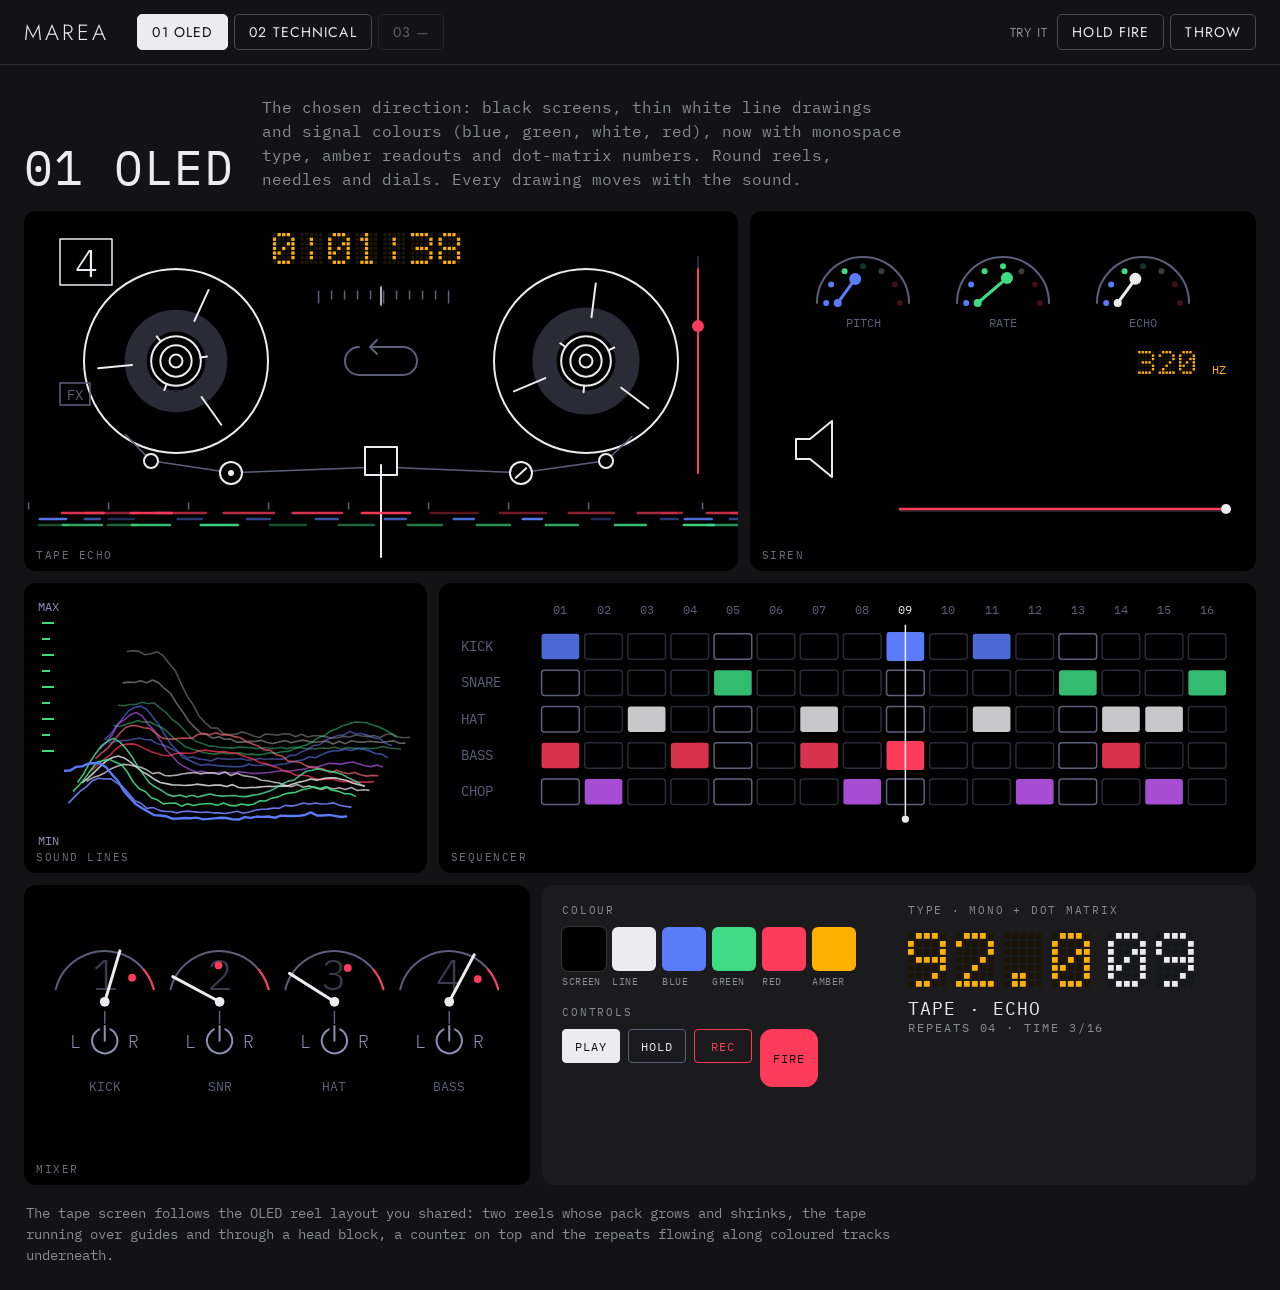
<file: stylescapes/index.html>
<!doctype html>
<html lang="en">
<head>
<meta charset="utf-8">
<meta name="viewport" content="width=device-width,initial-scale=1">
<title>Marea Stylescapes</title>
<link rel="preconnect" href="https://fonts.googleapis.com">
<link href="https://fonts.googleapis.com/css2?family=Jost:wght@300;400;500&family=IBM+Plex+Mono:wght@400;500&display=swap" rel="stylesheet">
<style>
:root{
  --page:#131315; --ink:#ececee; --dim:#8b8b94; --line:#2c2c31;
}
*{box-sizing:border-box}
html,body{margin:0;background:var(--page);color:var(--ink);font-family:Jost,"Avenir Next",sans-serif}
header{position:sticky;top:0;z-index:5;display:flex;align-items:center;gap:16px;padding:14px 24px;background:var(--page);border-bottom:1px solid var(--line);flex-wrap:wrap}
header h1{font-weight:300;font-size:22px;letter-spacing:.14em;margin:0 12px 0 0}
.tabs{display:flex;gap:6px}
.tabs button,.live button{font:inherit;font-size:14px;letter-spacing:.08em;background:transparent;color:var(--ink);border:1.5px solid #4a4a52;border-radius:5px;padding:7px 14px;cursor:pointer}
.tabs button.on{background:var(--ink);color:#111;border-color:var(--ink)}
.tabs button[disabled]{opacity:.35;cursor:default}
.live{margin-left:auto;display:flex;gap:6px;align-items:center}
.live span{font-size:13px;color:var(--dim);letter-spacing:.06em;margin-right:4px}
.live button{touch-action:none;user-select:none;-webkit-user-select:none}
.live button.fire.on{background:#ff3b5c;border-color:#ff3b5c;color:#111}
.live button.throw.on{background:#4f8cff;border-color:#4f8cff;color:#111}
section{display:none;padding:24px;max-width:1500px;margin:0 auto}
section.on{display:block}
.intro{display:flex;gap:28px;align-items:flex-end;margin:6px 0 20px;flex-wrap:wrap}
.intro h2{margin:0;font-weight:300;font-size:56px;line-height:1;letter-spacing:.02em}
.intro p{margin:0;max-width:640px;color:var(--dim);font-size:16px;line-height:1.5}
.board{display:grid;grid-template-columns:repeat(12,1fr);gap:12px}
.tile{position:relative;background:#000;min-height:120px;overflow:hidden}
.tile canvas{display:block;width:100%;height:100%}
.tile .cap{position:absolute;left:12px;bottom:9px;font-size:11px;letter-spacing:.14em;color:#6b6e7a;pointer-events:none}
.t-tape{grid-column:span 7;height:360px}
.t-siren{grid-column:span 5;height:360px}
.t-lines{grid-column:span 4;height:290px}
.t-seq{grid-column:span 8;height:290px}
.t-mix{grid-column:span 5;height:300px}
.t-sys{grid-column:span 7;height:300px;padding:18px 20px;display:grid;grid-template-columns:1fr 1fr;gap:18px}
.note{color:var(--dim);font-size:14px;line-height:1.5;margin:18px 2px 0;max-width:900px}
@media (max-width:900px){
  .board{grid-template-columns:1fr}
  .board>.tile{grid-column:auto!important}
  .t-sys{grid-template-columns:1fr;height:auto}
  header{padding:12px 16px} section{padding:16px}
  .intro h2{font-size:40px}
  .live{margin-left:0}
}

/* ---------- Style 01: OLED ---------- */
#oled,#oled .intro h2{font-family:"IBM Plex Mono",ui-monospace,Menlo,monospace}
#oled .intro h2{font-weight:400;font-size:48px}
#oled .tile{border-radius:12px}
#oled .t-sys{background:#1b1b1e}
.sw{display:flex;gap:6px;flex-wrap:wrap}
.sw i{display:block;width:44px;height:44px;border-radius:6px;position:relative}
.sw i b{position:absolute;left:0;top:48px;font-style:normal;font-weight:400;font-size:10px;color:var(--dim);letter-spacing:.04em;white-space:nowrap}
.sys h3{margin:0 0 10px;font-weight:400;font-size:11px;letter-spacing:.16em;color:var(--dim)}
.sys .block{margin-bottom:24px}
.o-type .big{font-weight:300;font-size:64px;line-height:.9}
.o-type .mid{font-weight:400;font-size:18px;letter-spacing:.06em}
.o-type .small{font-weight:400;font-size:12px;letter-spacing:.16em;color:var(--dim)}
.o-btns{display:flex;gap:8px;flex-wrap:wrap}
.o-btns span{font-size:12px!important;display:inline-flex;align-items:center;justify-content:center;min-width:58px;height:34px;padding:0 10px;border:1.5px solid #5d5f78;border-radius:4px;font-size:14px;letter-spacing:.08em}
.o-btns span.on{background:#ececee;color:#111;border-color:#ececee}
.o-btns span.r{border-color:#ff3b5c;color:#ff3b5c}
.o-btns span.fire{width:58px;height:58px;border-radius:12px;background:#ff3b5c;border-color:#ff3b5c;color:#111;font-size:13px}

/* ---------- Style 02: TECHNICAL ---------- */
#tech{font-family:"IBM Plex Mono",ui-monospace,Menlo,monospace}
#tech .intro h2{font-family:"IBM Plex Mono",monospace;font-weight:400;font-size:48px;letter-spacing:-.01em}
#tech .board{gap:0;border:1px solid #2a2a2a}
#tech .tile{border:1px solid #2a2a2a}
#tech .tile .cap{font-family:"IBM Plex Mono",monospace;color:#ffb000;font-size:10px;letter-spacing:.12em}
#tech .t-sys{background:#000}
#tech .sys h3{font-family:"IBM Plex Mono",monospace;color:#ffb000;font-size:10px;letter-spacing:.12em}
#tech .sw i{border-radius:0}
.x-type .big{font-size:54px;line-height:1;color:#ffb000}
.x-type .mid{font-size:18px;letter-spacing:.06em;color:#ececee}
.x-type .small{font-size:11px;letter-spacing:.1em;color:#3d7bff}
.x-btns{display:flex;gap:8px;flex-wrap:wrap}
.x-btns span{display:inline-flex;align-items:center;justify-content:center;height:30px;padding:0 10px;border:1px solid currentColor;font-size:12px;letter-spacing:.06em}
.x-btns .g{color:#2bff88}.x-btns .r{color:#ff2d2d}.x-btns .b{color:#3d7bff}.x-btns .y{color:#ffb000}
.x-btns .solid{background:#2bff88;color:#000;border-color:#2bff88}
.x-btns .fire{width:56px;height:56px;border-radius:10px;border:1px solid #ff2d2d;color:#ff2d2d}
#tech .note{font-size:13px}
</style>
</head>
<body>
<header>
  <h1>MAREA</h1>
  <div class="tabs" role="tablist">
    <button class="on" data-s="oled" role="tab">01 OLED</button>
    <button data-s="tech" role="tab">02 TECHNICAL</button>
    <button disabled title="Later, once we find references">03 —</button>
  </div>
  <div class="live"><span>TRY IT</span>
    <button class="fire" aria-label="Hold to fire the siren">HOLD FIRE</button>
    <button class="throw" aria-label="Throw the snare into the echo">THROW</button>
  </div>
</header>

<section id="oled" class="on">
  <div class="intro">
    <h2>01 OLED</h2>
    <p>The chosen direction: black screens, thin white line drawings and signal colours (blue, green, white, red), now with monospace type, amber readouts and dot-matrix numbers. Round reels, needles and dials. Every drawing moves with the sound.</p>
  </div>
  <div class="board">
    <div class="tile t-tape"><canvas data-d="oTape" aria-label="Tape echo animation"></canvas><div class="cap">TAPE ECHO</div></div>
    <div class="tile t-siren"><canvas data-d="oSiren" aria-label="Siren animation"></canvas><div class="cap">SIREN</div></div>
    <div class="tile t-lines"><canvas data-d="oLines" aria-label="Sound lines animation"></canvas><div class="cap">SOUND LINES</div></div>
    <div class="tile t-seq"><canvas data-d="oSeq" aria-label="Sequencer animation"></canvas><div class="cap">SEQUENCER</div></div>
    <div class="tile t-mix"><canvas data-d="oMix" aria-label="Mixer meters animation"></canvas><div class="cap">MIXER</div></div>
    <div class="tile t-sys sys">
      <div>
        <div class="block"><h3>COLOUR</h3><div class="sw">
          <i style="background:#000;outline:1px solid #333"><b>SCREEN</b></i><i style="background:#ececee"><b>LINE</b></i><i style="background:#5b7cfa"><b>BLUE</b></i><i style="background:#3ddc84"><b>GREEN</b></i><i style="background:#ff3b5c"><b>RED</b></i><i style="background:#ffb000"><b>AMBER</b></i>
        </div></div>
        <div class="block" style="margin-top:34px"><h3>CONTROLS</h3><div class="o-btns"><span class="on">PLAY</span><span>HOLD</span><span class="r">REC</span><span class="fire">FIRE</span></div></div>
      </div>
      <div class="o-type"><h3>TYPE · MONO + DOT MATRIX</h3><canvas id="dotnum2" width="300" height="70" style="width:300px;height:70px;max-width:100%" aria-label="Dot matrix numbers"></canvas><div class="mid">TAPE · ECHO</div><div class="small">REPEATS 04 · TIME 3/16</div></div>
    </div>
  </div>
  <p class="note">The tape screen follows the OLED reel layout you shared: two reels whose pack grows and shrinks, the tape running over guides and through a head block, a counter on top and the repeats flowing along coloured tracks underneath.</p>
</section>

<section id="tech">
  <div class="intro">
    <h2>02 TECHNICAL</h2>
    <p>Flat vector drawings on pure black, like plotter and vector-display graphics: wireframes, leader lines, dimension marks and labelled readouts. Monospace type with dot-matrix numbers. No glow, no scanlines, no texture.</p>
  </div>
  <div class="board">
    <div class="tile t-tape"><canvas data-d="xTape" aria-label="Technical tape echo animation"></canvas><div class="cap">FIG.02 TAPE ECHO / PLAN</div></div>
    <div class="tile t-siren"><canvas data-d="xSiren" aria-label="Technical siren and boat animation"></canvas><div class="cap">FIG.01 SIREN / VESSEL</div></div>
    <div class="tile t-lines"><canvas data-d="xLines" aria-label="Technical sound lines animation"></canvas><div class="cap">FIG.03 SOUND / SECTIONS</div></div>
    <div class="tile t-seq"><canvas data-d="xSeq" aria-label="Technical sequencer animation"></canvas><div class="cap">FIG.04 SEQUENCE / ROUTES</div></div>
    <div class="tile t-mix"><canvas data-d="xMix" aria-label="Technical mixer meters animation"></canvas><div class="cap">FIG.05 LEVELS</div></div>
    <div class="tile t-sys sys">
      <div>
        <div class="block"><h3>COLOUR</h3><div class="sw">
          <i style="background:#000;outline:1px solid #333"><b>BLACK</b></i><i style="background:#ffb000"><b>AMBER</b></i><i style="background:#3d7bff"><b>BLUE</b></i><i style="background:#2bff88"><b>GREEN</b></i><i style="background:#ff2d2d"><b>RED</b></i><i style="background:#ff4fa3"><b>PINK</b></i>
        </div></div>
        <div class="block" style="margin-top:34px"><h3>CONTROLS</h3><div class="x-btns"><span class="solid">PLAY</span><span class="g">HOLD</span><span class="r">REC</span><span class="b">N-S ONLY</span><span class="fire">FIRE</span></div></div>
      </div>
      <div class="x-type"><h3>TYPE · MONO + DOT MATRIX</h3><canvas id="dotnum" width="300" height="70" style="width:300px;height:70px;max-width:100%" aria-label="Dot matrix numbers"></canvas><div class="mid">SIREN / VESSEL 01</div><div class="small">PITCH 0432 HZ · MODE SWEEP</div></div>
    </div>
  </div>
  <p class="note">The siren becomes a boat on a wire-mesh sea: the horn throws rings across the water, the sea swells with the kick, and the pitch is read off the scale on the right. The tape becomes a plan drawing with measured heads, and the repeats loop back like a transit map.</p>
</section>

<script>
// ---------- a small fake groove so every drawing has something to react to ----------
const S = { t: 0, bpm: 92, step: -1, kick: 0, snare: 0, hat: 0, bass: 0, lvl: 0, fire: false, sirEnv: 0, sirPh: 0, throwOn: false, blips: [], spec: new Array(48).fill(0), hist: [], ch: [0, 0, 0, 0, 0, 0] };
const PAT = {
  kick:  [1,0,0,0, 0,0,0,0, 1,0,1,0, 0,0,0,0],
  snare: [0,0,0,0, 1,0,0,0, 0,0,0,0, 1,0,0,1],
  hat:   [0,0,1,0, 0,0,1,0, 0,0,1,0, 0,1,1,0],
  bass:  [1,0,0,1, 0,0,1,0, 1,0,0,0, 0,1,0,0],
  chop:  [0,1,0,0, 0,0,0,1, 0,0,0,1, 0,0,1,0],
};
const BASSN = [0,0,0,3, 0,0,5,0, 7,0,0,0, 0,3,0,0];
function sim(dt) {
  S.t += dt;
  const st = Math.floor(S.t * S.bpm / 60 * 4) % 16;
  if (st !== S.step) {
    S.step = st;
    if (PAT.kick[st]) S.kick = 1;
    if (PAT.snare[st]) { S.snare = 1; if (S.throwOn || st === 15) S.blips.push({ x: 0, a: 1, n: 0 }); }
    if (PAT.hat[st]) S.hat = 1;
    if (PAT.bass[st]) S.bass = 1;
    if (PAT.chop[st]) S.ch[4] = 1;
  }
  const k = Math.pow(.004, dt);
  S.kick *= k; S.snare *= Math.pow(.002, dt); S.hat *= Math.pow(.0005, dt); S.bass *= Math.pow(.02, dt); S.ch[4] *= Math.pow(.01, dt);
  // the siren fires on its own every few bars, or while you hold FIRE
  const auto = (S.t % 9) > 6.2;
  const on = S.fire || auto;
  S.sirEnv += ((on ? 1 : 0) - S.sirEnv) * Math.min(1, dt * (on ? 14 : 3));
  S.sirPh += dt * 1.6;
  S.lvl = Math.min(1, S.kick * .9 + S.snare * .7 + S.bass * .5 + S.hat * .2 + S.sirEnv * .5);
  S.ch = [S.kick, S.snare, S.hat, S.bass, S.ch[4], S.sirEnv];
  // a pretend spectrum: kick and bass at the bottom, snare in the middle, hats and siren up top
  for (let i = 0; i < S.spec.length; i++) {
    const f = i / S.spec.length;
    const v = S.kick * Math.exp(-f * 9) + S.bass * .7 * Math.exp(-Math.pow((f - .12) * 9, 2)) + S.snare * .6 * Math.exp(-Math.pow((f - .42) * 4, 2)) + S.hat * .5 * Math.exp(-Math.pow((f - .85) * 6, 2))
      + S.sirEnv * .8 * Math.exp(-Math.pow((f - (.55 + .2 * sirVal())) * 22, 2)) + .04 * Math.random();
    S.spec[i] += (v - S.spec[i]) * Math.min(1, dt * 18);
  }
  S.histT = (S.histT || 0) + dt;
  if (S.histT > .07) { S.histT = 0; S.hist.unshift(S.spec.slice()); if (S.hist.length > 18) S.hist.pop(); }
  const delay = 60 / S.bpm * .75;
  S.blips = S.blips.filter(b => { b.x += dt / delay; if (b.x >= 1) { b.x -= 1; b.n++; b.a *= .62; } return b.a > .06; });
}
const sirVal = () => Math.sin(S.sirPh * 6.283) * .5 + .5;

// ---------- drawing helpers ----------
function fit(c) {
  const dpr = Math.min(2, window.devicePixelRatio || 1), w = c.clientWidth, h = c.clientHeight;
  if (c.width !== Math.round(w * dpr) || c.height !== Math.round(h * dpr)) { c.width = Math.round(w * dpr); c.height = Math.round(h * dpr); }
  return [c.width, c.height, dpr];
}
function txt(c, s, x, y, size, col, align, font, weight) {
  c.font = `${weight || 400} ${size}px ${font || MONO}`;
  c.fillStyle = col; c.textAlign = align || 'left'; c.textBaseline = 'alphabetic'; c.fillText(s, x, y);
}
const line = (c, pts) => { c.beginPath(); pts.forEach(([x, y], i) => i ? c.lineTo(x, y) : c.moveTo(x, y)); c.stroke(); };
const circ = (c, x, y, r, fill) => { c.beginPath(); c.arc(x, y, r, 0, 6.2832); fill ? c.fill() : c.stroke(); };
const clock = () => { const s = S.t; const m = Math.floor(s / 60), ss = Math.floor(s % 60), cs = Math.floor((s * 100) % 100); return `${m}:${String(ss).padStart(2, '0')}:${String(cs).padStart(2, '0')}`; };

// ================= 01 OLED =================
const O = { ink: '#ececee', dim: '#5d5f78', faint: '#2a2b36', blue: '#5b7cfa', green: '#3ddc84', red: '#ff3b5c', white: '#ececee' };
const D = {};
D.oTape = (c, W, H, p) => {
  const u = Math.min(W / 680, H / 360);
  c.lineCap = 'round'; c.lineJoin = 'round';
  const R = 92 * u, ry = 150 * u, xa = W / 2 - 205 * u, xb = W / 2 + 205 * u;
  const spin = S.t * 2.2, pack = .5 + .35 * Math.sin(S.t * .05);
  // counter and its ruler
  dots(c, clock(), W / 2 - 4.6 * u * 47 / 2, 22 * u, 4.6 * u, '#ffb000', '#1c1404');
  c.strokeStyle = O.dim; c.lineWidth = 1.5 * p;
  for (let i = -5; i <= 5; i++) { const x = W / 2 + i * 13 * u + ((S.t * 30 * u) % (13 * u)); line(c, [[x, 80 * u], [x, (i % 5 ? 88 : 92) * u]]); }
  c.strokeStyle = O.ink; line(c, [[W / 2, 76 * u], [W / 2, 94 * u]]);
  // track number box
  c.strokeStyle = O.ink; c.lineWidth = 1.5 * p; c.strokeRect(36 * u, 28 * u, 52 * u, 46 * u);
  txt(c, '4', 62 * u, 66 * u, 38 * u, O.ink, 'center', undefined, 300);
  const reel = (x, rot, full, spokes) => {
    c.strokeStyle = O.ink; c.lineWidth = 2 * p; circ(c, x, ry, R);
    // tape pack: a soft grey ring that grows and shrinks
    c.strokeStyle = O.faint; c.lineWidth = R * .5 * full; circ(c, x, ry, R * .32 + R * .25 * full);
    c.lineWidth = 2 * p; c.strokeStyle = O.ink;
    if (spokes) for (let i = 0; i < 3; i++) { const a = rot + i * 2.094; line(c, [[x + Math.cos(a) * R * .48, ry + Math.sin(a) * R * .48], [x + Math.cos(a) * R * .85, ry + Math.sin(a) * R * .85]]); }
    // hub: rings and teeth
    circ(c, x, ry, R * .27); circ(c, x, ry, R * .17); circ(c, x, ry, R * .07);
    for (let i = 0; i < 3; i++) { const a = rot + i * 2.094 + 1; line(c, [[x + Math.cos(a) * R * .27, ry + Math.sin(a) * R * .27], [x + Math.cos(a) * R * .34, ry + Math.sin(a) * R * .34]]); }
  };
  reel(xa, spin, 1 - pack, true); reel(xb, spin * .9, pack, true);
  // loop arrow between the reels, lit while there are repeats
  c.strokeStyle = S.blips.length ? O.ink : O.dim; c.lineWidth = 2 * p;
  const lx = W / 2, ly = 150 * u;
  c.beginPath(); c.moveTo(lx - 10 * u, ly - 14 * u); c.lineTo(lx + 22 * u, ly - 14 * u); c.arc(lx + 22 * u, ly, 14 * u, -1.5708, 1.5708); c.lineTo(lx - 22 * u, ly + 14 * u); c.arc(lx - 22 * u, ly, 14 * u, 1.5708, 4.71); c.stroke();
  line(c, [[lx - 4 * u, ly - 21 * u], [lx - 11 * u, ly - 14 * u], [lx - 4 * u, ly - 7 * u]]);
  // the tape path: off each reel, over guides, through the head block
  const gy = 262 * u, g = [W / 2 - 230 * u, W / 2 - 150 * u, W / 2, W / 2 + 140 * u, W / 2 + 225 * u];
  const wob = Math.sin(S.t * 9) * 1.5 * u * S.lvl;
  c.strokeStyle = O.dim; c.lineWidth = 1.5 * p;
  line(c, [[xa - R * .55, ry + R * .8], [g[0], gy - 12 * u + wob], [g[1], gy + wob], [g[2], gy - 6 * u], [g[3], gy + wob], [g[4], gy - 12 * u + wob], [xb + R * .5, ry + R * .82]]);
  c.strokeStyle = O.ink; c.lineWidth = 2 * p;
  c.fillStyle = '#000';
  [[g[0], gy - 12 * u, 7], [g[4], gy - 12 * u, 7]].forEach(([x, y, r]) => { c.beginPath(); c.arc(x, y, r * u, 0, 7); c.fill(); c.stroke(); });
  c.beginPath(); c.arc(g[1], gy, 11 * u, 0, 7); c.fill(); c.stroke(); circ(c, g[1], gy, 3 * u, true);
  c.fillStyle = O.ink; c.beginPath(); c.arc(g[1], gy, 3 * u, 0, 7); c.fill();
  c.fillStyle = '#000'; c.beginPath(); c.arc(g[3], gy, 11 * u, 0, 7); c.fill(); c.stroke();
  const ra = S.t * 4; line(c, [[g[3] - Math.cos(ra) * 7 * u, gy - Math.sin(ra) * 7 * u], [g[3] + Math.cos(ra) * 7 * u, gy + Math.sin(ra) * 7 * u]]);
  c.fillStyle = '#000'; c.fillRect(g[2] - 16 * u, gy - 26 * u, 32 * u, 28 * u); c.strokeRect(g[2] - 16 * u, gy - 26 * u, 32 * u, 28 * u);
  c.strokeStyle = O.ink; line(c, [[g[2], gy - 8 * u], [g[2], H - 14 * u]]);
  // tracks underneath: what was recorded scrolls left, repeats flow along in blue
  const ty = 302 * u, tracks = [[O.red, 0], [O.blue, 1], [O.green, 2]];
  c.lineWidth = 2 * p;
  for (let i = 0; i < 9; i++) { const x = ((i * 80 * u - S.t * 40 * u) % (W + 40 * u) + W + 40 * u) % (W + 40 * u) - 20 * u; c.strokeStyle = O.dim; c.lineWidth = 1.5 * p; line(c, [[x, ty - 10 * u], [x, ty - 4 * u]]); }
  for (let k = 0; k < 40; k++) {
    const x = ((k * 23 * u - S.t * 55 * u) % W + W) % W, tr = (k * 7) % 3, len = (14 + (k * 13) % 40) * u;
    c.strokeStyle = tracks[tr][0]; c.globalAlpha = .35 + ((k * 5) % 7) / 10; c.lineWidth = 2.5 * p;
    line(c, [[x, ty + tr * 6 * u], [x + len, ty + tr * 6 * u]]);
  }
  c.globalAlpha = 1;
  // the echo: a green span from the head to where the repeat lands, with a dot riding it
  S.blips.forEach(b => {
    const x0 = g[2], x1 = g[2] + 150 * u, x = x0 + (x1 - x0) * b.x;
    c.strokeStyle = O.green; c.globalAlpha = b.a; c.lineWidth = 2 * p; line(c, [[x0, ty - 18 * u], [x1, ty - 18 * u]]);
    c.fillStyle = O.green; circ(c, x0, ty - 18 * u, 4 * u, true); circ(c, x, ty - 18 * u, 4.5 * u, true);
  });
  c.globalAlpha = 1;
  // level: a red bar on the right with a dot that rides it
  const fx = W - 40 * u, top = 46 * u, bot = 262 * u, lv = top + (bot - top) * (1 - Math.min(1, S.lvl));
  c.strokeStyle = O.faint; c.lineWidth = 2 * p; line(c, [[fx, top], [fx, bot]]);
  c.strokeStyle = O.red; line(c, [[fx, lv], [fx, bot]]);
  c.fillStyle = O.red; circ(c, fx, top + (bot - top) * .32, 6 * u, true);
  // tiny FX glyph on the left
  c.strokeStyle = O.dim; c.lineWidth = 1.5 * p; c.strokeRect(36 * u, 172 * u, 30 * u, 22 * u); txt(c, 'FX', 51 * u, 189 * u, 14 * u, O.dim, 'center');
};
D.oSiren = (c, W, H, p) => {
  const u = Math.min(W / 500, H / 360);
  c.lineCap = 'round'; c.lineJoin = 'round';
  const env = S.sirEnv, v = sirVal();
  // three gauges on top: pitch, rate, echo (dots coloured like signal lights)
  const gauges = [['PITCH', .3 + v * .5 * env + .1, O.blue], ['RATE', .55, O.green], ['ECHO', .4 + S.snare * .3, O.ink]];
  gauges.forEach(([n, val, col], i) => {
    const gx = W / 2 + (i - 1) * 140 * u, gy = 92 * u, r = 46 * u;
    c.strokeStyle = O.dim; c.lineWidth = 2 * p; c.beginPath(); c.arc(gx, gy, r, Math.PI, 0); c.stroke();
    for (let k = 0; k < 7; k++) { const a = Math.PI + k / 6 * Math.PI; c.fillStyle = [O.blue, O.blue, O.green, O.green, O.ink, O.red, O.red][k]; c.globalAlpha = k / 6 <= val ? 1 : .25; circ(c, gx + Math.cos(a) * r * .8, gy + Math.sin(a) * r * .8, 3 * u, true); }
    c.globalAlpha = 1;
    const a = Math.PI + val * Math.PI; c.strokeStyle = col; c.lineWidth = 3 * p;
    line(c, [[gx - r * .55, gy], [gx + Math.cos(a) * r * .55, gy + Math.sin(a) * r * .55]]);
    c.fillStyle = col; circ(c, gx + Math.cos(a) * r * .55, gy + Math.sin(a) * r * .55, 6 * u, true); circ(c, gx - r * .55, gy, 4 * u, true);
    txt(c, n, gx, gy + 24 * u, 12 * u, O.dim, 'center', undefined, 400);
  });
  // horn on the left throwing rings, the pitch drawn as it moves
  const hx = 70 * u, hy = 238 * u;
  c.strokeStyle = env > .05 ? O.red : O.ink; c.lineWidth = 2 * p;
  line(c, [[hx - 24 * u, hy - 10 * u], [hx - 10 * u, hy - 10 * u], [hx + 12 * u, hy - 28 * u], [hx + 12 * u, hy + 28 * u], [hx - 10 * u, hy + 10 * u], [hx - 24 * u, hy + 10 * u], [hx - 24 * u, hy - 10 * u]]);
  for (let k = 0; k < 4; k++) {
    const ph = (S.t * 1.8 + k / 4) % 1, r = 24 * u + ph * 90 * u;
    c.globalAlpha = env * (1 - ph); c.strokeStyle = O.red; c.beginPath(); c.arc(hx + 12 * u, hy, r, -.7, .7); c.stroke();
  }
  c.globalAlpha = 1;
  // pitch trace
  const x0 = 150 * u, x1 = W - 30 * u, top = 180 * u, bot = 300 * u;
  c.strokeStyle = O.faint; c.lineWidth = 1.5 * p; line(c, [[x0, bot], [x1, bot]]);
  c.strokeStyle = O.red; c.lineWidth = 2.5 * p; c.beginPath();
  for (let i = 0; i <= 120; i++) {
    const x = x0 + (x1 - x0) * i / 120, tt = S.sirPh - (120 - i) * .012;
    const e = Math.max(0, Math.min(1, env - (120 - i) * .004));
    const y = bot - (Math.sin(tt * 6.283) * .5 + .5) * (bot - top) * e - 2 * u;
    i ? c.lineTo(x, y) : c.moveTo(x, y);
  }
  c.stroke();
  const ey = bot - v * (bot - top) * env - 2 * u;
  c.fillStyle = O.ink; circ(c, x1, ey, 5 * u, true);
  dots(c, String(Math.round(320 + v * 480 * env)).padStart(3, '0'), x1 - 3.4 * u * 17 - 30 * u, top - 40 * u, 3.4 * u, '#ffb000', '#1c1404'); txt(c, 'HZ', x1, top - 17 * u, 12 * u, '#ffb000', 'right');
};
D.oLines = (c, W, H, p) => {
  // the coloured waterfall: each line is a moment of sound, older ones step back and to the right
  const u = Math.min(W / 400, H / 290);
  const cols = ['#5b7cfa', '#6a7cf0', '#3ddc84', '#4ed39a', '#ececee', '#d9d9e0', '#ff3b5c', '#ff6a7c', '#c45bfa'];
  const x0 = 40 * u, w = W - 120 * u, base = H - 50 * u;
  c.lineJoin = 'round';
  for (let k = S.hist.length - 1; k >= 0; k--) {
    const sp = S.hist[k], ox = k * 4.5 * u, oy = -k * 6 * u;
    c.strokeStyle = cols[k % cols.length]; c.globalAlpha = 1 - k / 22; c.lineWidth = (k ? 1.6 : 2.4) * p;
    c.beginPath();
    sp.forEach((v, i) => { const x = x0 + ox + w * i / (sp.length - 1), y = base + oy - Math.min(1.2, v) * 130 * u; i ? c.lineTo(x, y) : c.moveTo(x, y); });
    c.stroke();
  }
  c.globalAlpha = 1;
  c.strokeStyle = '#3ddc84'; c.lineWidth = 2 * p;
  for (let i = 0; i < 9; i++) line(c, [[18 * u, 40 * u + i * 16 * u], [(i % 2 ? 26 : 30) * u, 40 * u + i * 16 * u]]);
  txt(c, 'MAX', 14 * u, 28 * u, 12 * u, '#8d8fb3', 'left'); txt(c, 'MIN', 14 * u, base + 22 * u, 12 * u, '#8d8fb3', 'left');
};
D.oSeq = (c, W, H, p) => {
  const u = Math.min(W / 900, H / 290);
  const lanes = [['KICK', PAT.kick, O.blue], ['SNARE', PAT.snare, O.green], ['HAT', PAT.hat, O.ink], ['BASS', PAT.bass, O.red], ['CHOP', PAT.chop, '#c45bfa']];
  const x0 = 110 * u, x1 = W - 30 * u, cw = (x1 - x0) / 16, y0 = 50 * u, rh = 40 * u;
  for (let s = 0; s < 16; s++) txt(c, String(s + 1).padStart(2, '0'), x0 + cw * (s + .5), 34 * u, 13 * u, s === S.step ? O.ink : O.dim, 'center');
  lanes.forEach(([n, pat, col], r) => {
    const y = y0 + r * rh;
    txt(c, n, 24 * u, y + rh * .62, 15 * u, O.dim, 'left', undefined, 400);
    for (let s = 0; s < 16; s++) {
      const x = x0 + cw * s + 3 * u, w = cw - 6 * u, h = rh - 12 * u;
      if (pat[s]) {
        const hit = s === S.step;
        c.fillStyle = col; c.globalAlpha = hit ? 1 : .85;
        c.beginPath(); c.roundRect(x, y + 6 * u - (hit ? 2 * u : 0), w, h + (hit ? 4 * u : 0), 3 * u); c.fill(); c.globalAlpha = 1;
      } else {
        c.strokeStyle = s % 4 ? O.faint : O.dim; c.lineWidth = 1.5 * p; c.beginPath(); c.roundRect(x, y + 6 * u, w, h, 3 * u); c.stroke();
      }
    }
  });
  const px = x0 + cw * (S.step + .5);
  c.strokeStyle = O.ink; c.lineWidth = 1.5 * p; line(c, [[px, y0 - 4 * u], [px, y0 + 5 * rh + 6 * u]]);
  c.fillStyle = O.ink; circ(c, px, y0 + 5 * rh + 10 * u, 4 * u, true);
};
D.oMix = (c, W, H, p) => {
  const u = Math.min(W / 520, H / 300);
  const ch = [['KICK', S.kick], ['SNR', S.snare], ['HAT', S.hat], ['BASS', S.bass]];
  ch.forEach(([n, v], i) => {
    const cx = W / 2 + (i - 1.5) * 118 * u, cy = 120 * u, r = 52 * u;
    D.peaks = D.peaks || [0, 0, 0, 0]; D.peaks[i] = Math.max(v, D.peaks[i] * .985);
    c.strokeStyle = O.dim; c.lineWidth = 2 * p; c.beginPath(); c.arc(cx, cy, r, Math.PI * 1.08, Math.PI * 1.92); c.stroke();
    c.strokeStyle = O.red; c.beginPath(); c.arc(cx, cy, r, Math.PI * 1.78, Math.PI * 1.92); c.stroke();
    txt(c, String(i + 1), cx, cy - 12 * u, 44 * u, '#3a3c4c', 'center', undefined, 300);
    const pa = Math.PI * (1.15 + .7 * D.peaks[i]); c.fillStyle = O.red; circ(c, cx + Math.cos(pa) * r * .72, cy + Math.sin(pa) * r * .72, 4 * u, true);
    const a = Math.PI * (1.15 + .7 * v);
    c.strokeStyle = O.ink; c.lineWidth = 3 * p; c.lineCap = 'round'; line(c, [[cx, cy], [cx + Math.cos(a) * r * 1.05, cy + Math.sin(a) * r * 1.05]]);
    c.fillStyle = O.ink; circ(c, cx, cy, 5 * u, true);
    // pan: L ( | ) R
    c.strokeStyle = O.dim; c.lineWidth = 1.5 * p; line(c, [[cx, cy + 10 * u], [cx, cy + 22 * u]]);
    c.strokeStyle = '#8d8fb3'; c.lineWidth = 2 * p; c.beginPath(); c.arc(cx, cy + 40 * u, 13 * u, -1.1, 4.25); c.stroke(); line(c, [[cx, cy + 25 * u], [cx, cy + 40 * u]]);
    txt(c, 'L', cx - 30 * u, cy + 48 * u, 18 * u, '#8d8fb3', 'center', undefined, 300); txt(c, 'R', cx + 30 * u, cy + 48 * u, 18 * u, '#8d8fb3', 'center', undefined, 300);
    txt(c, n, cx, cy + 92 * u, 13 * u, O.dim, 'center');
  });
};

// ================= 02 TECHNICAL =================
const X = { amber: '#ffb000', orange: '#ff7a1a', blue: '#3d7bff', deep: '#1c3a99', green: '#2bff88', red: '#ff2d2d', pink: '#ff4fa3', yellow: '#ffe14d', white: '#ececee', grey: '#3a3a3a' };
const MONO = '"IBM Plex Mono", ui-monospace, Menlo, monospace';
// dot-matrix digits, 5 wide by 7 tall
const DOTS = { '0': ['01110','10001','10011','10101','11001','10001','01110'], '1': ['00100','01100','00100','00100','00100','00100','01110'], '2': ['01110','10001','00001','00010','00100','01000','11111'], '3': ['11110','00001','00001','01110','00001','00001','11110'], '4': ['00010','00110','01010','10010','11111','00010','00010'], '5': ['11111','10000','11110','00001','00001','10001','01110'], '6': ['00110','01000','10000','11110','10001','10001','01110'], '7': ['11111','00001','00010','00100','01000','01000','01000'], '8': ['01110','10001','10001','01110','10001','10001','01110'], '9': ['01110','10001','10001','01111','00001','00010','01100'], ':': ['00000','00100','00100','00000','00100','00100','00000'], '.': ['00000','00000','00000','00000','00000','01100','01100'], ' ': ['00000','00000','00000','00000','00000','00000','00000'] };
function dots(c, s, x, y, d, col, off) {
  for (const ch of s) {
    const g = DOTS[ch] || DOTS[' '];
    for (let r = 0; r < 7; r++) for (let k = 0; k < 5; k++) {
      const on = g[r][k] === '1';
      if (!on && !off) continue;
      c.fillStyle = on ? col : off; c.fillRect(x + k * d, y + r * d, d * .72, d * .72);
    }
    x += d * 6;
  }
}
// a simple 3D projection for the sea and the boat
function proj(x, y, z, W, H, u) {
  const camY = 3.2, camZ = -6, f = 420 * u;
  const zz = z - camZ, yy = y - camY;
  // tilt the camera down a little
  const t = .3, cy = yy * Math.cos(t) + zz * Math.sin(t), cz = -yy * Math.sin(t) + zz * Math.cos(t);
  return [W * .44 + x * f / cz, H * .56 - cy * f / cz, cz];
}
D.xSiren = (c, W, H, p) => {
  const u = Math.min(W / 500, H / 360), env = S.sirEnv, v = sirVal();
  c.lineJoin = 'round'; c.lineCap = 'round';
  const sea = (x, z) => Math.sin(x * .9 + S.t * 1.3) * .12 + Math.sin(z * 1.3 - S.t * 1.7) * .1 + S.kick * .22 * Math.exp(-(((x + .6) * (x + .6) + (z - 3.2) * (z - 3.2)) / 6)) * Math.cos(Math.hypot(x + .6, z - 3.2) * 3 - S.t * 8);
  // the sea: a blue wire mesh
  c.strokeStyle = X.blue; c.lineWidth = 1 * p;
  const NX = 22, NZ = 16;
  for (let j = 0; j <= NZ; j++) { const z = j * .7; c.globalAlpha = 1 - j / NZ * .6; c.beginPath(); for (let i = 0; i <= NX; i++) { const x = -7 + i * 14 / NX; const [px, py] = proj(x, sea(x, z), z, W, H, u); i ? c.lineTo(px, py) : c.moveTo(px, py); } c.stroke(); }
  for (let i = 0; i <= NX; i++) { const x = -7 + i * 14 / NX; c.globalAlpha = .7; c.beginPath(); for (let j = 0; j <= NZ; j++) { const z = j * .7; const [px, py] = proj(x, sea(x, z), z, W, H, u); j ? c.lineTo(px, py) : c.moveTo(px, py); } c.stroke(); }
  c.globalAlpha = 1;
  // sound rings spreading over the water from the horn
  const bx = -.6, bz = 3.2;
  for (let k = 0; k < 5; k++) {
    const ph = (S.t * (.6 + v * .6) + k / 5) % 1, r = .4 + ph * 6;
    c.strokeStyle = X.red; c.globalAlpha = env * (1 - ph); c.lineWidth = 1.3 * p; c.beginPath();
    for (let a = 0; a <= 48; a++) { const t = a / 48 * 6.283, x = bx + Math.cos(t) * r, z = bz + Math.sin(t) * r; const [px, py] = proj(x, sea(x, z) + .02, z, W, H, u); a ? c.lineTo(px, py) : c.moveTo(px, py); }
    c.stroke();
  }
  c.globalAlpha = 1;
  // the boat: hull, cabin, mast and horn, drawn as an orange wireframe bobbing on the swell
  const bob = sea(bx, bz), roll = Math.sin(S.t * 1.1) * .06;
  const K = 1.3, P = (x, y, z) => { x *= K; y *= K; z *= K; const rx = x * Math.cos(roll) - y * Math.sin(roll), ry = x * Math.sin(roll) + y * Math.cos(roll); return proj(bx + rx, ry + bob + .05, bz + z, W, H, u); };
  const L = pts => { c.beginPath(); pts.forEach((q, i) => { const [x, y] = P(...q); i ? c.lineTo(x, y) : c.moveTo(x, y); }); c.stroke(); };
  c.strokeStyle = X.orange; c.lineWidth = 1.6 * p;
  const deck = [[-1.4, .35, -.45], [1.0, .35, -.45], [1.7, .45, 0], [1.0, .35, .45], [-1.4, .35, .45], [-1.4, .35, -.45]];
  const keel = [[-1.2, -.15, -.25], [.9, -.15, -.25], [1.5, .1, 0], [.9, -.15, .25], [-1.2, -.15, .25], [-1.2, -.15, -.25]];
  L(deck); L(keel); for (let i = 0; i < 5; i++) L([deck[i], keel[i]]);
  c.strokeStyle = X.amber;
  const cab = [[-1.1, .35, -.3], [.1, .35, -.3], [.1, .35, .3], [-1.1, .35, .3]], roof = cab.map(([x, y, z]) => [x, y + .45, z]);
  L([...cab, cab[0]]); L([...roof, roof[0]]); cab.forEach((q, i) => L([q, roof[i]]));
  L([[-.5, .8, 0], [-.5, 1.9, 0]]); L([[-.9, 1.55, 0], [-.1, 1.55, 0]]);
  // horn on the mast
  c.strokeStyle = env > .05 ? X.red : X.amber;
  L([[-.5, 1.9, 0], [-.2, 1.95, 0], [.05, 2.1, 0], [.05, 1.75, 0], [-.2, 1.88, 0]]);
  const [hx, hy] = P(.05, 1.92, 0);
  // pitch scale on the right with a marker that rides it
  const sx = W - 70 * u, top = 46 * u, bot = H - 70 * u, my = bot - (bot - top) * (.25 + v * .6 * env + .05);
  c.strokeStyle = X.red; c.lineWidth = 1.2 * p; line(c, [[sx, top], [sx, bot]]);
  line(c, [[sx - 5 * u, top + 8 * u], [sx, top], [sx + 5 * u, top + 8 * u]]); line(c, [[sx - 5 * u, bot - 8 * u], [sx, bot], [sx + 5 * u, bot - 8 * u]]);
  for (let i = 0; i <= 10; i++) { const y = top + (bot - top) * i / 10; line(c, [[sx, y], [sx + (i % 5 ? 5 : 10) * u, y]]); }
  c.strokeStyle = X.orange; line(c, [[hx + 6 * u, hy], [sx - 8 * u, my]]);
  c.fillStyle = X.yellow; txt(c, String(Math.round(320 + v * 480 * env)).padStart(4, '0'), sx + 14 * u, my + 6 * u, 16 * u, X.yellow, 'left', MONO, 500);
  txt(c, 'HZ', sx + 14 * u, my + 22 * u, 10 * u, X.orange, 'left', MONO);
  // header readouts
  txt(c, 'VESSEL 01 : SIREN', 18 * u, 30 * u, 15 * u, X.orange, 'left', MONO, 500);
  txt(c, 'MODE SWEEP', W - 18 * u, 26 * u, 11 * u, X.red, 'right', MONO); txt(c, env > .05 ? 'STATUS FIRING' : 'STATUS READY', W - 18 * u, 40 * u, 11 * u, env > .05 ? X.red : X.green, 'right', MONO);
  c.strokeStyle = X.orange; c.lineWidth = 1.2 * p; line(c, [[18 * u, 56 * u], [34 * u, 56 * u]]); line(c, [[26 * u, 48 * u], [26 * u, 64 * u]]);
  txt(c, 'RATE ' + (1.6).toFixed(2) + ' HZ', 18 * u, H - 30 * u, 11 * u, X.amber, 'left', MONO);
};
D.xTape = (c, W, H, p) => {
  const u = Math.min(W / 680, H / 360);
  c.lineCap = 'round'; c.lineJoin = 'round';
  const R = 78 * u, ry = 140 * u, xa = W / 2 - 200 * u, xb = W / 2 + 200 * u, spin = S.t * 2;
  // reels as plan drawings: centre lines, a measured diameter, and the tape pack in amber
  const reel = (x, rot, full, label) => {
    c.strokeStyle = X.grey; c.lineWidth = 1 * p; c.setLineDash([6 * u, 4 * u, 1 * u, 4 * u]);
    line(c, [[x - R - 14 * u, ry], [x + R + 14 * u, ry]]); line(c, [[x, ry - R - 14 * u], [x, ry + R + 14 * u]]); c.setLineDash([]);
    c.strokeStyle = X.white; c.lineWidth = 1.3 * p; circ(c, x, ry, R);
    c.strokeStyle = X.amber; c.lineWidth = 1 * p;
    const rings = Math.round(4 + full * 10);
    for (let i = 0; i < rings; i++) circ(c, x, ry, R * .3 + i * R * .045);
    c.strokeStyle = X.white; c.lineWidth = 1.3 * p; circ(c, x, ry, R * .22);
    for (let i = 0; i < 6; i++) { const a = rot + i * 1.047; line(c, [[x + Math.cos(a) * R * .08, ry + Math.sin(a) * R * .08], [x + Math.cos(a) * R * .22, ry + Math.sin(a) * R * .22]]); }
    // dimension above the reel
    c.strokeStyle = X.blue; c.lineWidth = 1 * p; const dy = ry - R - 22 * u;
    line(c, [[x - R, dy], [x + R, dy]]); line(c, [[x - R, dy - 5 * u], [x - R, dy + 5 * u]]); line(c, [[x + R, dy - 5 * u], [x + R, dy + 5 * u]]);
    txt(c, label, x, dy - 6 * u, 10 * u, X.blue, 'center', MONO);
  };
  const pack = .5 + .35 * Math.sin(S.t * .05);
  reel(xa, spin, 1 - pack, 'SUPPLY Ø ' + Math.round(120 + 60 * (1 - pack))); reel(xb, spin * .9, pack, 'TAKE-UP Ø ' + Math.round(120 + 60 * pack));
  // tape path in yellow, heads labelled with leader lines
  const hy = 268 * u, recX = W / 2 - 110 * u, playX = W / 2 + 60 * u;
  c.strokeStyle = X.yellow; c.lineWidth = 1.4 * p;
  line(c, [[xa - R, ry], [xa - R - 10 * u, hy - 20 * u], [xa - R + 20 * u, hy], [xb + R - 20 * u, hy], [xb + R + 10 * u, hy - 20 * u], [xb + R, ry]]);
  const head = (x, col, name) => {
    c.strokeStyle = col; c.lineWidth = 1.3 * p; c.strokeRect(x - 12 * u, hy + 4 * u, 24 * u, 16 * u);
    line(c, [[x - 12 * u, hy + 4 * u], [x + 12 * u, hy + 20 * u]]);
    line(c, [[x + 12 * u, hy + 12 * u], [x + 30 * u, hy + 34 * u], [x + 46 * u, hy + 34 * u]]);
    txt(c, name, x + 50 * u, hy + 38 * u, 11 * u, col, 'left', MONO);
  };
  head(recX, X.red, 'HEAD A / REC'); head(playX, X.green, 'HEAD B / PLAY');
  // the measured distance between heads is the echo time
  c.strokeStyle = X.white; c.lineWidth = 1 * p; const dy = hy - 22 * u;
  line(c, [[recX, dy], [playX, dy]]); line(c, [[recX, dy - 5 * u], [recX, dy + 5 * u]]); line(c, [[playX, dy - 5 * u], [playX, dy + 5 * u]]);
  txt(c, 'Δt 0.489 S  (3/16)', (recX + playX) / 2, dy - 6 * u, 11 * u, X.white, 'center', MONO);
  // repeats: they leave HEAD B and loop back to HEAD A along a pink route, like a transit line
  c.strokeStyle = X.pink; c.lineWidth = 1.6 * p; c.beginPath();
  const ly = hy + 62 * u;
  const rt = [[playX, hy + 20 * u], [playX + 20 * u, ly], [recX - 20 * u, ly], [recX, hy + 20 * u]];
  c.moveTo(...rt[0]); for (let i = 1; i < rt.length; i++) c.lineTo(...rt[i]); c.globalAlpha = .55; c.stroke(); c.globalAlpha = 1;
  // the tape is written at A, read at B, then the repeat rides the route back to A
  S.blips.forEach((b, n) => {
    const x = recX + (playX - recX) * b.x;
    c.strokeStyle = b.n ? X.green : X.red; c.globalAlpha = b.a; c.lineWidth = 1.4 * p;
    c.strokeRect(x - 5 * u, hy - 5 * u, 10 * u, 10 * u);
    txt(c, String(b.n).padStart(2, '0'), x, hy - 10 * u, 9 * u, b.n ? X.green : X.red, 'center', MONO);
  });
  c.globalAlpha = 1;
  // counter in dot matrix
  dots(c, clock(), W / 2 - 100 * u, 20 * u, 4.2 * u, X.amber, '#1a1406');
  txt(c, 'REPEATS ' + String(S.blips.length).padStart(2, '0'), W - 20 * u, 30 * u, 11 * u, X.green, 'right', MONO);
  txt(c, 'WOW ±0.4%', W - 20 * u, 46 * u, 11 * u, X.blue, 'right', MONO);
};
D.xLines = (c, W, H, p) => {
  // sections through the sound in a wire box, oldest at the back
  const u = Math.min(W / 400, H / 290);
  const bx = 60 * u, by = 40 * u, bw = W - 110 * u, bh = H - 110 * u, dx = 50 * u, dy = 40 * u;
  c.strokeStyle = X.grey; c.lineWidth = 1 * p;
  c.strokeRect(bx, by, bw, bh); c.strokeRect(bx + dx, by - dy * .0 + 0, bw, bh);
  line(c, [[bx, by], [bx + dx, by]]); line(c, [[bx + bw, by], [bx + bw + dx, by]]); line(c, [[bx, by + bh], [bx + dx, by + bh]]); line(c, [[bx + bw, by + bh], [bx + bw + dx, by + bh]]);
  c.lineJoin = 'round';
  for (let k = S.hist.length - 1; k >= 0; k--) {
    const sp = S.hist[k], t = k / (S.hist.length || 1), ox = dx * t, oy = 0;
    c.strokeStyle = X.yellow; c.globalAlpha = 1 - t * .75; c.lineWidth = (k ? 1 : 1.6) * p;
    c.beginPath();
    sp.forEach((v, i) => { const x = bx + ox + bw * i / (sp.length - 1), y = by + bh + oy - Math.min(1.2, v) * bh * .8; i ? c.lineTo(x, y) : c.moveTo(x, y); });
    c.stroke();
  }
  c.globalAlpha = 1;
  ['3', '10', '30', '100', '300', '1000'].forEach((s, i) => txt(c, s, bx - 8 * u, by + bh - i * bh / 5 + 4 * u, 9 * u, X.blue, 'right', MONO));
  c.save(); c.translate(16 * u, by + bh / 2); c.rotate(-Math.PI / 2); txt(c, 'LEVEL', 0, 0, 10 * u, X.green, 'center', MONO); c.restore();
  txt(c, 'FREQ →', bx + bw / 2, H - 46 * u, 10 * u, X.green, 'center', MONO);
};
D.xSeq = (c, W, H, p) => {
  // every lane is a route; hits are stations; the playhead is the train
  const u = Math.min(W / 900, H / 290);
  const lanes = [['KICK', PAT.kick, X.pink], ['SNARE', PAT.snare, X.red], ['HAT', PAT.hat, X.blue], ['BASS', PAT.bass, X.amber], ['CHOP', PAT.chop, X.green]];
  const x0 = 120 * u, x1 = W - 40 * u, cw = (x1 - x0) / 16, y0 = 60 * u, rh = 40 * u;
  c.fillStyle = '#161616'; for (let x = x0; x < x1; x += 12 * u) for (let y = 30 * u; y < H - 30 * u; y += 12 * u) c.fillRect(x, y, 1.5 * u, 1.5 * u);
  lanes.forEach(([n, pat, col], r) => {
    const y = y0 + r * rh;
    txt(c, n, 24 * u, y + 4 * u, 12 * u, col, 'left', MONO, 500);
    c.strokeStyle = col; c.lineWidth = 2.5 * p; c.lineCap = 'round';
    // the route bends up a little into each hit
    c.beginPath(); c.moveTo(x0 - 20 * u, y);
    for (let s = 0; s < 16; s++) { const x = x0 + cw * (s + .5); c.lineTo(x, y); }
    c.lineTo(x1, y); c.globalAlpha = .55; c.stroke(); c.globalAlpha = 1;
    for (let s = 0; s < 16; s++) {
      const x = x0 + cw * (s + .5), sz = 14 * u;
      if (pat[s]) {
        const hit = s === S.step;
        c.fillStyle = '#000'; c.fillRect(x - sz / 2, y - sz / 2, sz, sz);
        c.strokeStyle = hit ? X.white : col; c.lineWidth = 1.5 * p; c.strokeRect(x - sz / 2, y - sz / 2, sz, sz);
        if (hit) { c.fillStyle = col; c.fillRect(x - sz / 2 + 3 * u, y - sz / 2 + 3 * u, sz - 6 * u, sz - 6 * u); }
      }
    }
  });
  const px = x0 + cw * (S.step + .5);
  c.strokeStyle = X.white; c.lineWidth = 1 * p; line(c, [[px, 30 * u], [px, y0 + 4.6 * rh]]);
  c.fillStyle = X.red; c.fillRect(px - 34 * u, 26 * u, 68 * u, 16 * u);
  txt(c, 'STEP ' + String(S.step + 1).padStart(2, '0'), px, 38 * u, 10 * u, '#000', 'center', MONO, 500);
  for (let s = 0; s < 16; s += 4) txt(c, String(s + 1).padStart(2, '0') + '.00', x0 + cw * (s + .5), H - 24 * u, 10 * u, '#8a8a8a', 'center', MONO);
};
D.xMix = (c, W, H, p) => {
  const u = Math.min(W / 520, H / 300);
  const ch = [['KICK', S.kick], ['SNR', S.snare], ['HAT', S.hat], ['BASS', S.bass], ['CHOP', S.ch[4]], ['SIREN', S.sirEnv]];
  D.xp = D.xp || ch.map(() => 0);
  ch.forEach(([n, v], i) => {
    const x = 40 * u + i * 76 * u, top = 40 * u, bot = H - 60 * u, w = 16 * u;
    D.xp[i] = Math.max(v, D.xp[i] * .98);
    c.strokeStyle = X.green; c.lineWidth = 1.5 * p; c.strokeRect(x, top, w, bot - top);
    c.fillStyle = X.green; const fh = (bot - top) * Math.min(1, v * .9); c.fillRect(x, bot - fh, w, fh);
    const py = bot - (bot - top) * Math.min(1, D.xp[i] * .9); c.fillRect(x - 3 * u, py - 1 * u, w + 6 * u, 2 * u);
    for (let k = 0; k <= 6; k++) { const y = top + (bot - top) * k / 6; c.fillRect(x + w + 6 * u, y - 1 * u, 8 * u, 2 * u); }
    txt(c, n, x, H - 38 * u, 10 * u, X.green, 'left', MONO);
  });
  // a scale shared by all channels
  ['+6', '0', '-6', '-12', '-24', '-48'].forEach((s, k) => txt(c, s, W - 14 * u, 56 * u + k * (H - 116 * u) / 5, 10 * u, X.green, 'right', MONO));
  c.strokeStyle = X.green; c.lineWidth = 1.5 * p;
  const tx = W - 34 * u, ty = 50 * u + (H - 110 * u) / 6;
  line(c, [[tx - 10 * u, ty - 7 * u], [tx - 10 * u, ty + 7 * u], [tx - 22 * u, ty], [tx - 10 * u, ty - 7 * u]]);
};

// ---------- loop ----------
const canvases = [...document.querySelectorAll('canvas[data-d]')];
let last = performance.now();
function frame(now) {
  const dt = Math.min(.05, (now - last) / 1000); last = now;
  sim(dt);
  canvases.forEach(cv => {
    if (!cv.offsetParent) return;
    const [W, H, p] = fit(cv), c = cv.getContext('2d');
    c.setTransform(1, 0, 0, 1, 0, 0); c.clearRect(0, 0, W, H);
    D[cv.dataset.d](c, W, H, p);
  });
  const d2 = document.getElementById('dotnum2');
  if (d2.offsetParent) { const c = d2.getContext('2d'); c.clearRect(0, 0, 300, 70); dots(c, '92.0', 0, 6, 8, '#ffb000', '#1c1404'); dots(c, String(S.step + 1).padStart(2, '0'), 200, 6, 8, '#ececee', '#16171c'); }
  const dn = document.getElementById('dotnum');
  if (dn.offsetParent) { const c = dn.getContext('2d'); c.clearRect(0, 0, 300, 70); dots(c, '92.0', 0, 6, 8, '#ffb000', '#1a1406'); dots(c, String(S.step + 1).padStart(2, '0'), 200, 6, 8, '#2bff88', '#0a1a10'); }
  requestAnimationFrame(frame);
}
requestAnimationFrame(frame);

document.querySelectorAll('.tabs button[data-s]').forEach(b => b.addEventListener('click', () => {
  document.querySelectorAll('.tabs button').forEach(x => x.classList.toggle('on', x === b));
  document.querySelectorAll('section').forEach(s => s.classList.toggle('on', s.id === b.dataset.s));
}));
const fireB = document.querySelector('.live .fire'), throwB = document.querySelector('.live .throw');
const hold = (b, key) => {
  b.addEventListener('pointerdown', e => { e.preventDefault(); S[key] = true; b.classList.add('on'); b.setPointerCapture(e.pointerId); if (key === 'throwOn') S.blips.push({ x: 0, a: 1, n: 0 }); });
  const up = () => { S[key] = false; b.classList.remove('on'); };
  b.addEventListener('pointerup', up); b.addEventListener('pointercancel', up);
};
hold(fireB, 'fire'); hold(throwB, 'throwOn');
</script>
</body>
</html>
</file>
